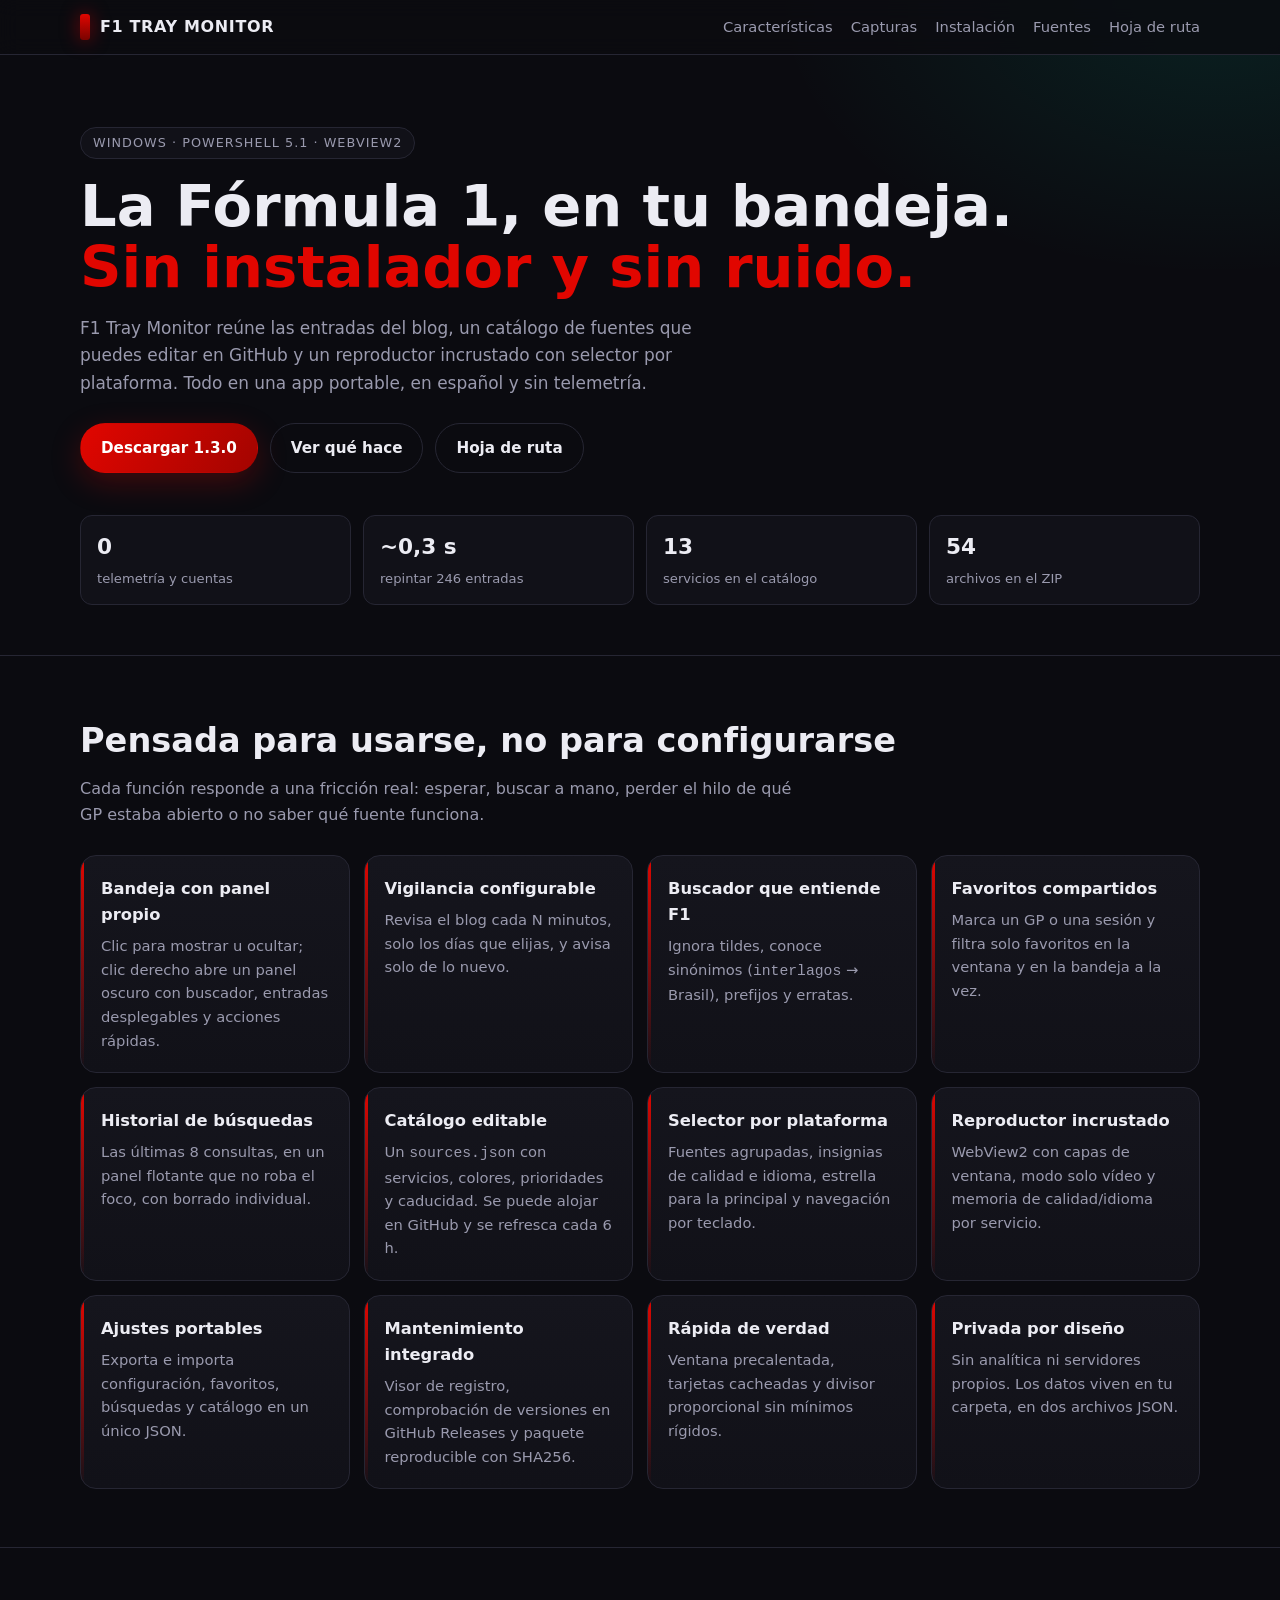
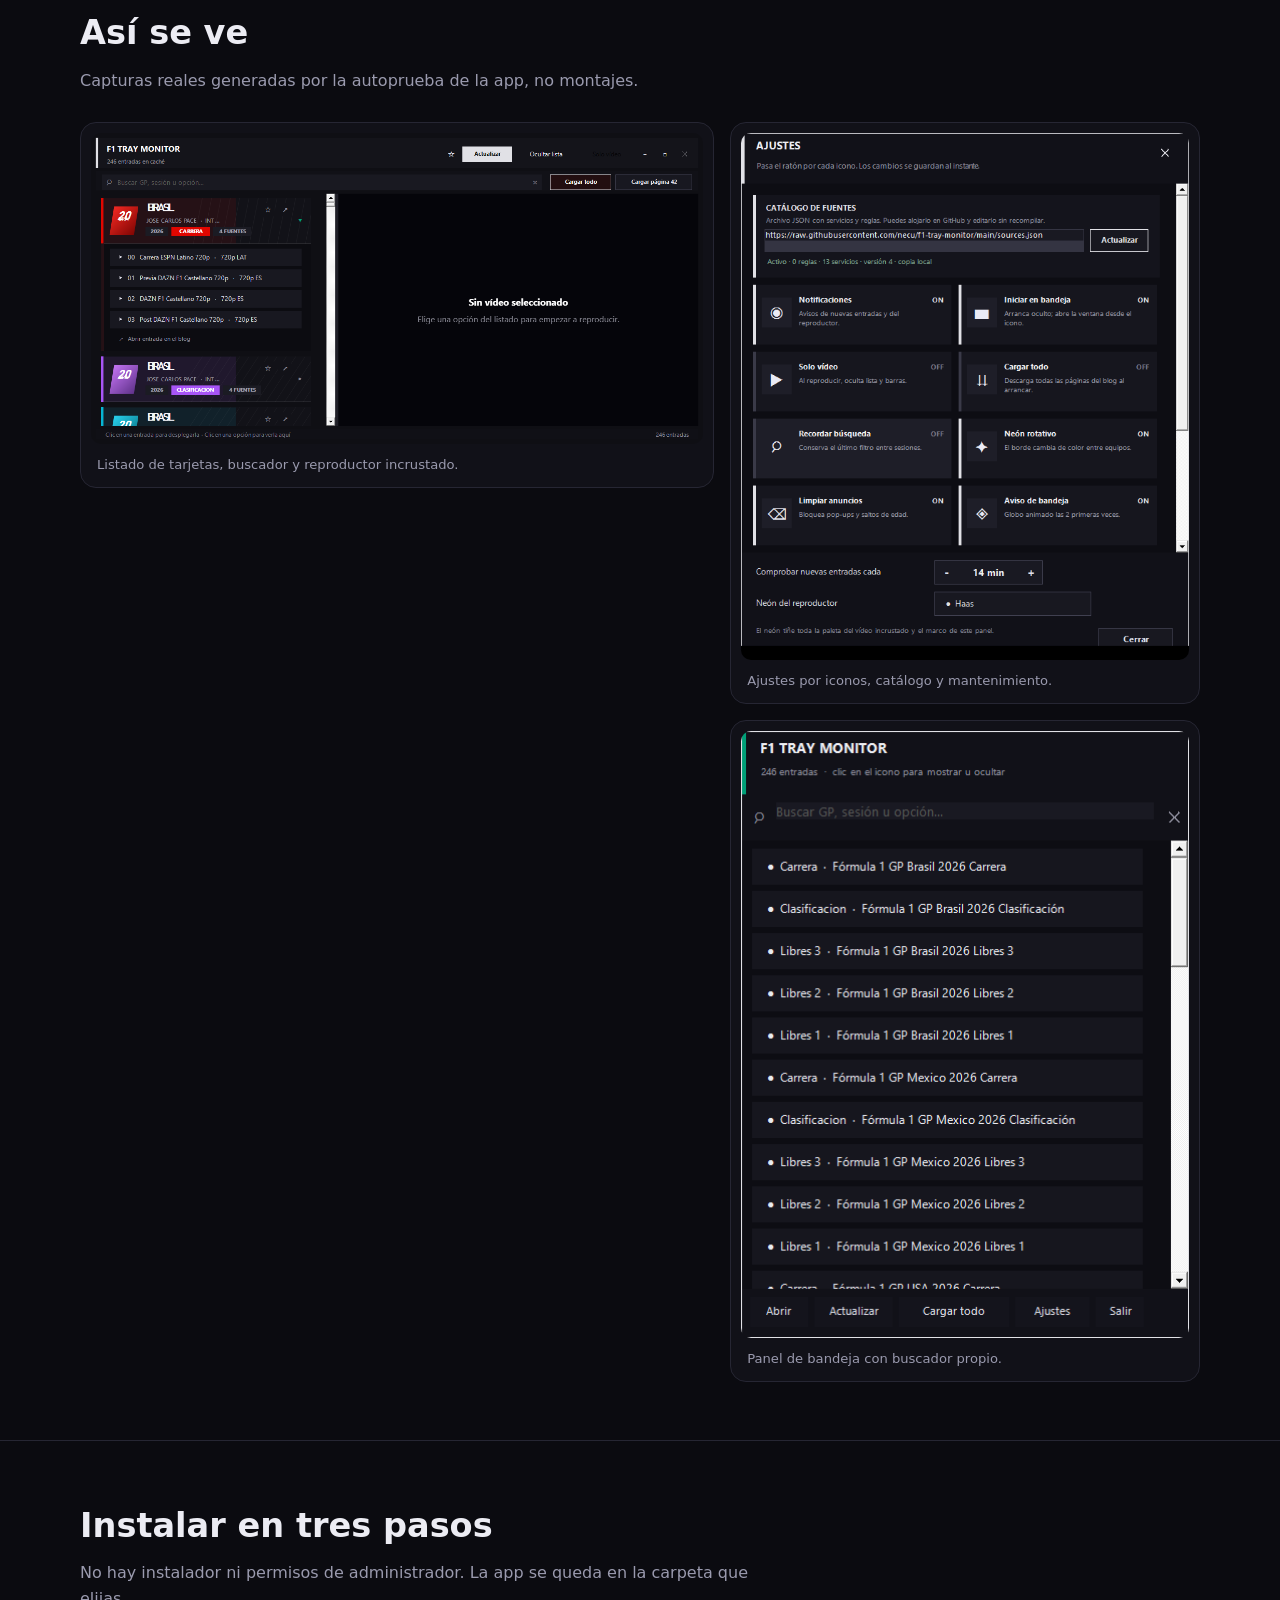
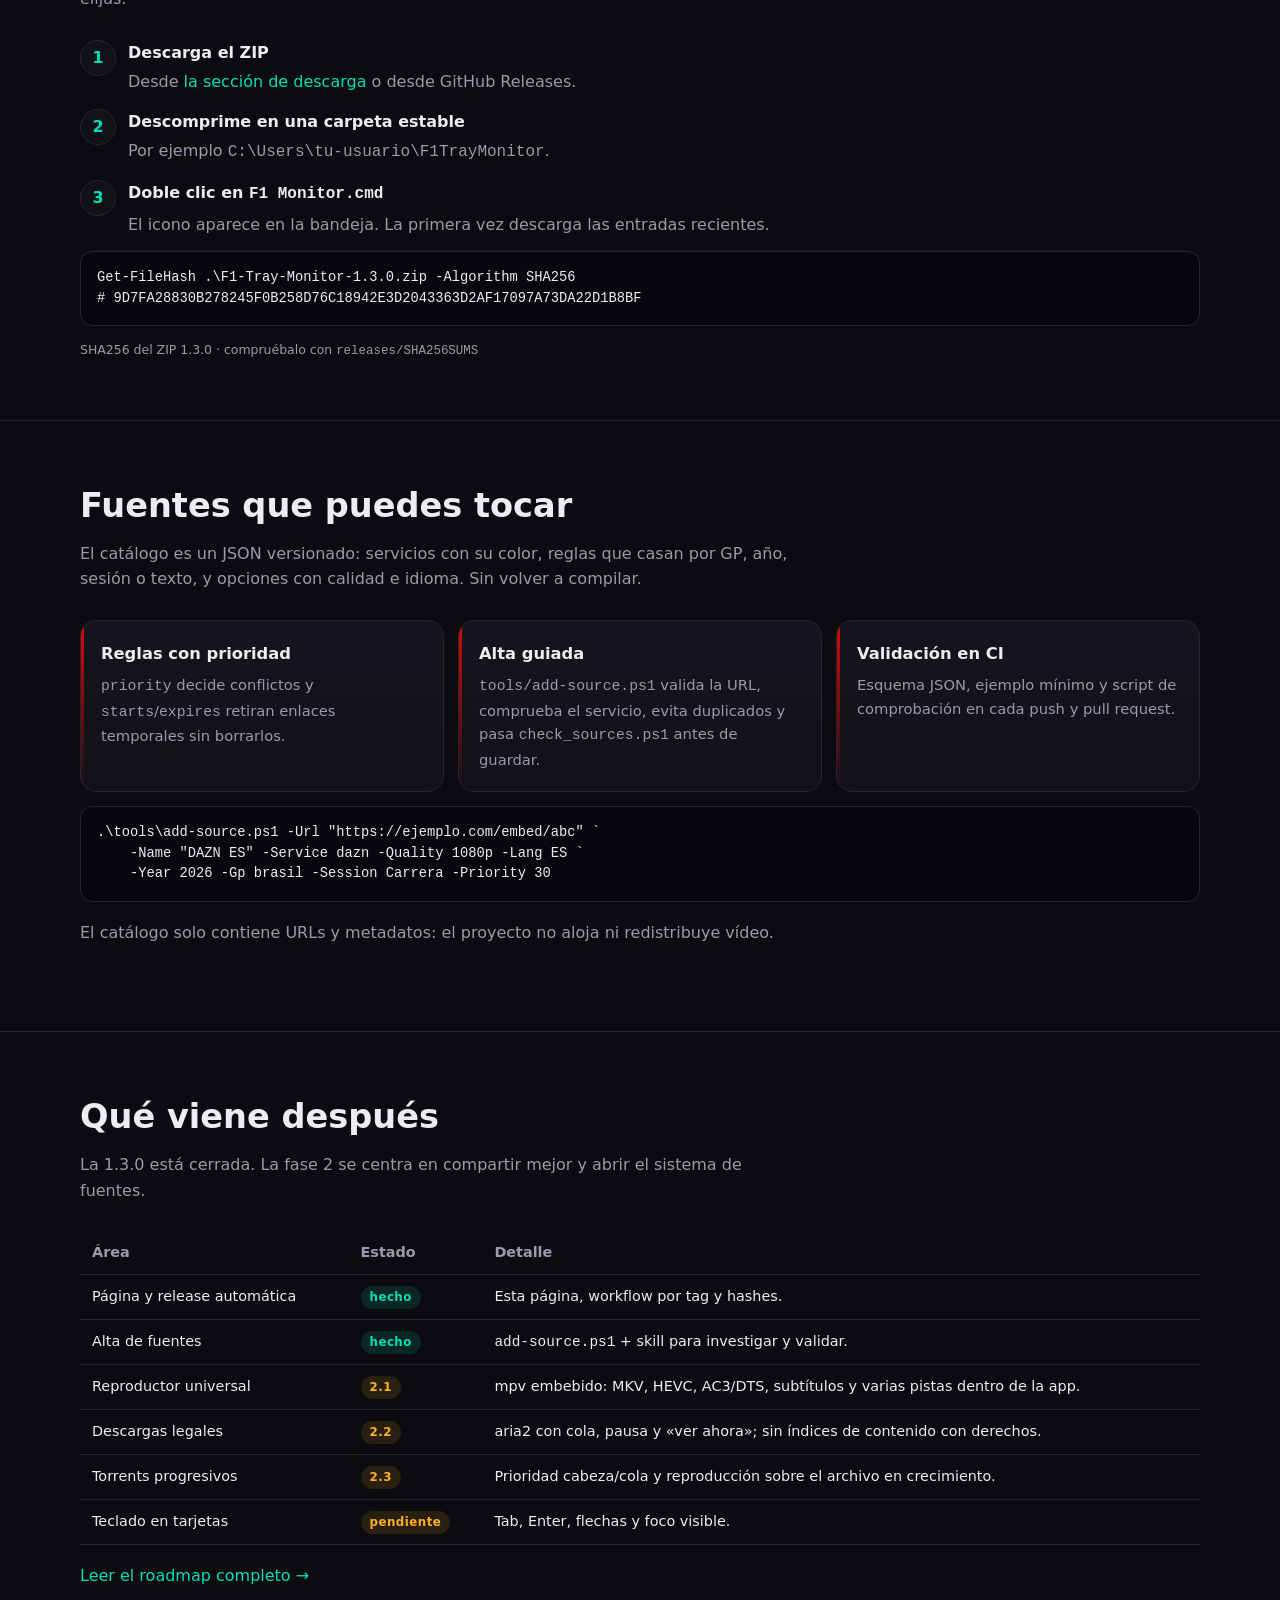
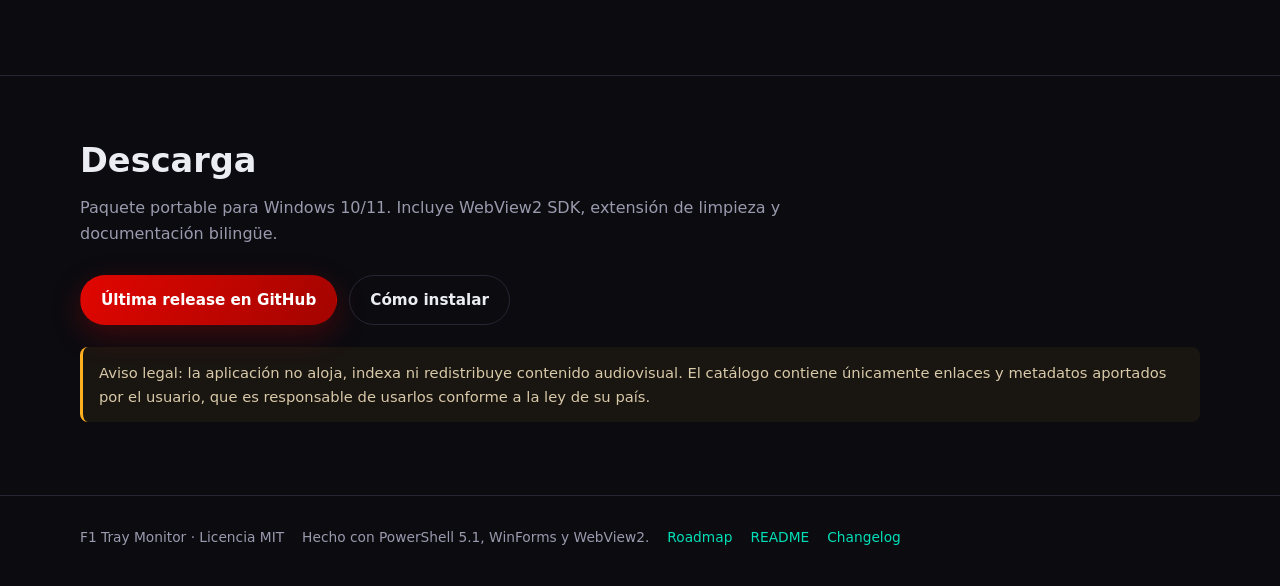
<file: docs/index.html>
<!DOCTYPE html>
<html lang="es">
<head>
<meta charset="utf-8">
<meta name="viewport" content="width=device-width, initial-scale=1">
<title>F1 Tray Monitor — Fórmula 1 en tu bandeja</title>
<meta name="description" content="App portable para Windows que reúne el blog de F1, un catálogo editable de fuentes y un reproductor incrustado. Sin instalador, sin cuentas y sin telemetría.">
<meta name="color-scheme" content="dark">
<meta name="theme-color" content="#0b0b10">
<link rel="canonical" href="https://necu.github.io/f1-tray-monitor/">
<meta property="og:type" content="website">
<meta property="og:site_name" content="F1 Tray Monitor">
<meta property="og:locale" content="es_ES">
<meta property="og:title" content="F1 Tray Monitor — La Fórmula 1, en tu bandeja">
<meta property="og:description" content="Avisa de las nuevas sesiones de F1 y las reproduce dentro de la app. Catálogo de fuentes editable, favoritos y sin instalador.">
<meta property="og:url" content="https://necu.github.io/f1-tray-monitor/">
<meta property="og:image" content="https://necu.github.io/f1-tray-monitor/social-preview.png">
<meta property="og:image:width" content="1280">
<meta property="og:image:height" content="640">
<meta name="twitter:card" content="summary_large_image">
<meta name="twitter:title" content="F1 Tray Monitor — La Fórmula 1, en tu bandeja">
<meta name="twitter:description" content="Avisa de las nuevas sesiones de F1 y las reproduce dentro de la app. Portable, sin instalador y sin telemetría.">
<meta name="twitter:image" content="https://necu.github.io/f1-tray-monitor/social-preview.png">
<link rel="icon" href="icon-check.png" type="image/png">
<style>
  :root {
    --bg: #0b0b10;
    --bg-2: #111118;
    --panel: #15151d;
    --line: #262633;
    --text: #ececf3;
    --muted: #9a9aae;
    --red: #e10600;
    --neon: #00e0b8;
    --warn: #ffb020;
    --radius: 16px;
  }
  * { box-sizing: border-box; }
  html { scroll-behavior: smooth; }
  body {
    margin: 0;
    background:
      radial-gradient(900px 500px at 15% -10%, rgba(225, 6, 0, .18), transparent 60%),
      radial-gradient(800px 500px at 95% 0%, rgba(0, 224, 184, .10), transparent 55%),
      var(--bg);
    color: var(--text);
    font: 16px/1.6 "Segoe UI", system-ui, -apple-system, sans-serif;
  }
  a { color: var(--neon); text-decoration: none; }
  a:hover { text-decoration: underline; }
  .wrap { width: min(1120px, 92vw); margin: 0 auto; }

  header.site {
    position: sticky; top: 0; z-index: 10;
    background: rgba(11, 11, 16, .82);
    backdrop-filter: blur(10px);
    border-bottom: 1px solid var(--line);
  }
  .nav { display: flex; align-items: center; gap: 20px; padding: 14px 0; }
  .brand { display: flex; align-items: center; gap: 10px; font-weight: 800; letter-spacing: .04em; }
  .brand span.dot {
    width: 10px; height: 26px; border-radius: 3px;
    background: linear-gradient(180deg, var(--red), #7a0300);
    box-shadow: 0 0 18px rgba(225, 6, 0, .55);
  }
  .nav-links { margin-left: auto; display: flex; gap: 18px; flex-wrap: wrap; }
  .nav-links a { color: var(--muted); font-size: .92rem; }
  .nav-links a:hover { color: var(--text); }

  .hero { padding: 72px 0 40px; }
  .eyebrow {
    display: inline-block; padding: 5px 12px; border-radius: 999px;
    border: 1px solid var(--line); background: var(--bg-2);
    color: var(--muted); font-size: .8rem; letter-spacing: .08em; text-transform: uppercase;
  }
  h1 { font-size: clamp(2.1rem, 5vw, 3.6rem); line-height: 1.05; margin: 18px 0 14px; }
  h1 em { font-style: normal; color: var(--red); }
  .lead { color: var(--muted); max-width: 62ch; font-size: 1.06rem; }
  .cta { display: flex; gap: 12px; flex-wrap: wrap; margin-top: 26px; }
  .btn {
    display: inline-flex; align-items: center; gap: 8px;
    padding: 12px 20px; border-radius: 999px; font-weight: 700; font-size: .95rem;
    border: 1px solid var(--line); color: var(--text); background: var(--panel);
  }
  .btn:hover { text-decoration: none; border-color: #3a3a4c; }
  .btn.primary {
    background: linear-gradient(120deg, var(--red), #a30400);
    border-color: transparent; color: #fff;
    box-shadow: 0 10px 30px rgba(225, 6, 0, .25);
  }
  .btn.ghost { background: transparent; }

  .stats { display: grid; grid-template-columns: repeat(4, 1fr); gap: 12px; margin: 42px 0 10px; }
  .stat { background: var(--bg-2); border: 1px solid var(--line); border-radius: 12px; padding: 14px 16px; }
  .stat strong { display: block; font-size: 1.35rem; }
  .stat span { color: var(--muted); font-size: .82rem; }

  section { padding: 58px 0; border-top: 1px solid var(--line); }
  h2 { font-size: clamp(1.5rem, 3vw, 2.1rem); margin: 0 0 8px; }
  .sub { color: var(--muted); margin: 0 0 28px; max-width: 70ch; }

  .grid { display: grid; grid-template-columns: repeat(auto-fit, minmax(250px, 1fr)); gap: 14px; }
  .card {
    background: linear-gradient(180deg, var(--panel), var(--bg-2));
    border: 1px solid var(--line); border-radius: var(--radius);
    padding: 20px; position: relative; overflow: hidden;
  }
  .card::after {
    content: ""; position: absolute; inset: 0 auto 0 0; width: 3px;
    background: linear-gradient(180deg, var(--red), transparent);
  }
  .card h3 { margin: 0 0 6px; font-size: 1.02rem; }
  .card p { margin: 0; color: var(--muted); font-size: .92rem; }

  .shots { display: grid; grid-template-columns: 1.35fr 1fr; gap: 16px; align-items: start; }
  .shots figure { margin: 0; background: var(--bg-2); border: 1px solid var(--line); border-radius: var(--radius); padding: 10px; }
  .shots img { width: 100%; height: auto; display: block; border-radius: 10px; }
  .shots figcaption { color: var(--muted); font-size: .82rem; padding: 10px 6px 2px; }
  .shots .col { display: grid; gap: 16px; }

  .steps { counter-reset: step; display: grid; gap: 14px; }
  .step { display: grid; grid-template-columns: 34px 1fr; gap: 14px; align-items: start; }
  .step::before {
    counter-increment: step; content: counter(step);
    width: 34px; height: 34px; border-radius: 50%;
    display: grid; place-items: center; font-weight: 800;
    background: var(--bg-2); border: 1px solid var(--line); color: var(--neon);
  }
  .step p { margin: 4px 0 0; color: var(--muted); }

  pre {
    background: #08080c; border: 1px solid var(--line); border-radius: 12px;
    padding: 16px; overflow-x: auto; font-size: .86rem; line-height: 1.5;
  }
  code { font-family: "Cascadia Mono", Consolas, monospace; }
  .hash {
    display: block; margin-top: 10px; word-break: break-all;
    color: var(--muted); font-size: .78rem;
  }

  table { width: 100%; border-collapse: collapse; font-size: .9rem; }
  th, td { text-align: left; padding: 10px 12px; border-bottom: 1px solid var(--line); vertical-align: top; }
  th { color: var(--muted); font-weight: 600; }
  td code { color: var(--text); }

  .callout {
    border-left: 3px solid var(--warn); background: rgba(255, 176, 32, .06);
    padding: 14px 16px; border-radius: 8px; color: #d8c9a8; font-size: .92rem;
  }
  .pill { display: inline-block; padding: 2px 9px; border-radius: 999px; font-size: .74rem; font-weight: 700; letter-spacing: .04em; }
  .pill.done { background: rgba(0, 224, 184, .12); color: var(--neon); }
  .pill.next { background: rgba(255, 176, 32, .12); color: var(--warn); }

  footer.site { border-top: 1px solid var(--line); padding: 30px 0 50px; color: var(--muted); font-size: .86rem; }
  footer .wrap { display: flex; gap: 18px; flex-wrap: wrap; align-items: center; }

  @media (max-width: 820px) {
    .shots { grid-template-columns: 1fr; }
    .stats { grid-template-columns: repeat(2, 1fr); }
    .nav-links { display: none; }
  }
  @media (prefers-reduced-motion: reduce) {
    html { scroll-behavior: auto; }
  }
</style>
</head>
<body>

<header class="site">
  <div class="wrap nav">
    <div class="brand"><span class="dot"></span> F1 TRAY MONITOR</div>
    <nav class="nav-links" aria-label="Secciones">
      <a href="#caracteristicas">Características</a>
      <a href="#capturas">Capturas</a>
      <a href="#instalacion">Instalación</a>
      <a href="#fuentes">Fuentes</a>
      <a href="#roadmap">Hoja de ruta</a>
    </nav>
  </div>
</header>

<main>
  <div class="wrap hero">
    <span class="eyebrow">Windows · PowerShell 5.1 · WebView2</span>
    <h1>La Fórmula 1, en tu bandeja.<br><em>Sin instalador y sin ruido.</em></h1>
    <p class="lead">
      F1 Tray Monitor reúne las entradas del blog, un catálogo de fuentes que puedes editar en
      GitHub y un reproductor incrustado con selector por plataforma. Todo en una app portable,
      en español y sin telemetría.
    </p>
    <div class="cta">
      <a class="btn primary" href="#descarga">Descargar 1.3.0</a>
      <a class="btn ghost" href="#caracteristicas">Ver qué hace</a>
      <a class="btn ghost" href="ROADMAP.md">Hoja de ruta</a>
    </div>

    <div class="stats">
      <div class="stat"><strong>0</strong><span>telemetría y cuentas</span></div>
      <div class="stat"><strong>~0,3 s</strong><span>repintar 246 entradas</span></div>
      <div class="stat"><strong>13</strong><span>servicios en el catálogo</span></div>
      <div class="stat"><strong>54</strong><span>archivos en el ZIP</span></div>
    </div>
  </div>

  <section id="caracteristicas">
    <div class="wrap">
      <h2>Pensada para usarse, no para configurarse</h2>
      <p class="sub">Cada función responde a una fricción real: esperar, buscar a mano, perder el hilo de qué GP estaba abierto o no saber qué fuente funciona.</p>
      <div class="grid">
        <article class="card"><h3>Bandeja con panel propio</h3><p>Clic para mostrar u ocultar; clic derecho abre un panel oscuro con buscador, entradas desplegables y acciones rápidas.</p></article>
        <article class="card"><h3>Vigilancia configurable</h3><p>Revisa el blog cada N minutos, solo los días que elijas, y avisa solo de lo nuevo.</p></article>
        <article class="card"><h3>Buscador que entiende F1</h3><p>Ignora tildes, conoce sinónimos (<code>interlagos</code> → Brasil), prefijos y erratas.</p></article>
        <article class="card"><h3>Favoritos compartidos</h3><p>Marca un GP o una sesión y filtra solo favoritos en la ventana y en la bandeja a la vez.</p></article>
        <article class="card"><h3>Historial de búsquedas</h3><p>Las últimas 8 consultas, en un panel flotante que no roba el foco, con borrado individual.</p></article>
        <article class="card"><h3>Catálogo editable</h3><p>Un <code>sources.json</code> con servicios, colores, prioridades y caducidad. Se puede alojar en GitHub y se refresca cada 6 h.</p></article>
        <article class="card"><h3>Selector por plataforma</h3><p>Fuentes agrupadas, insignias de calidad e idioma, estrella para la principal y navegación por teclado.</p></article>
        <article class="card"><h3>Reproductor incrustado</h3><p>WebView2 con capas de ventana, modo solo vídeo y memoria de calidad/idioma por servicio.</p></article>
        <article class="card"><h3>Ajustes portables</h3><p>Exporta e importa configuración, favoritos, búsquedas y catálogo en un único JSON.</p></article>
        <article class="card"><h3>Mantenimiento integrado</h3><p>Visor de registro, comprobación de versiones en GitHub Releases y paquete reproducible con SHA256.</p></article>
        <article class="card"><h3>Rápida de verdad</h3><p>Ventana precalentada, tarjetas cacheadas y divisor proporcional sin mínimos rígidos.</p></article>
        <article class="card"><h3>Privada por diseño</h3><p>Sin analítica ni servidores propios. Los datos viven en tu carpeta, en dos archivos JSON.</p></article>
      </div>
    </div>
  </section>

  <section id="capturas">
    <div class="wrap">
      <h2>Así se ve</h2>
      <p class="sub">Capturas reales generadas por la autoprueba de la app, no montajes.</p>
      <div class="shots">
        <figure>
          <img src="monitor.png" alt="Ventana principal con el listado de GP y el reproductor incrustado" loading="lazy">
          <figcaption>Listado de tarjetas, buscador y reproductor incrustado.</figcaption>
        </figure>
        <div class="col">
          <figure>
            <img src="settings.png" alt="Panel de ajustes con el catálogo, las opciones y el mantenimiento" loading="lazy">
            <figcaption>Ajustes por iconos, catálogo y mantenimiento.</figcaption>
          </figure>
          <figure>
            <img src="tray.png" alt="Panel de la bandeja con buscador y entradas" loading="lazy">
            <figcaption>Panel de bandeja con buscador propio.</figcaption>
          </figure>
        </div>
      </div>
    </div>
  </section>

  <section id="instalacion">
    <div class="wrap">
      <h2>Instalar en tres pasos</h2>
      <p class="sub">No hay instalador ni permisos de administrador. La app se queda en la carpeta que elijas.</p>
      <div class="steps">
        <div class="step"><div><strong>Descarga el ZIP</strong><p>Desde <a href="#descarga">la sección de descarga</a> o desde GitHub Releases.</p></div></div>
        <div class="step"><div><strong>Descomprime en una carpeta estable</strong><p>Por ejemplo <code>C:\Users\tu-usuario\F1TrayMonitor</code>.</p></div></div>
        <div class="step"><div><strong>Doble clic en <code>F1 Monitor.cmd</code></strong><p>El icono aparece en la bandeja. La primera vez descarga las entradas recientes.</p></div></div>
      </div>
      <pre><code>Get-FileHash .\F1-Tray-Monitor-1.3.0.zip -Algorithm SHA256
# 9D7FA28830B278245F0B258D76C18942E3D2043363D2AF17097A73DA22D1B8BF</code></pre>
      <span class="hash">SHA256 del ZIP 1.3.0 · compruébalo con <code>releases/SHA256SUMS</code></span>
    </div>
  </section>

  <section id="fuentes">
    <div class="wrap">
      <h2>Fuentes que puedes tocar</h2>
      <p class="sub">El catálogo es un JSON versionado: servicios con su color, reglas que casan por GP, año, sesión o texto, y opciones con calidad e idioma. Sin volver a compilar.</p>
      <div class="grid">
        <article class="card">
          <h3>Reglas con prioridad</h3>
          <p><code>priority</code> decide conflictos y <code>starts</code>/<code>expires</code> retiran enlaces temporales sin borrarlos.</p>
        </article>
        <article class="card">
          <h3>Alta guiada</h3>
          <p><code>tools/add-source.ps1</code> valida la URL, comprueba el servicio, evita duplicados y pasa <code>check_sources.ps1</code> antes de guardar.</p>
        </article>
        <article class="card">
          <h3>Validación en CI</h3>
          <p>Esquema JSON, ejemplo mínimo y script de comprobación en cada push y pull request.</p>
        </article>
      </div>
      <pre><code>.\tools\add-source.ps1 -Url "https://ejemplo.com/embed/abc" `
    -Name "DAZN ES" -Service dazn -Quality 1080p -Lang ES `
    -Year 2026 -Gp brasil -Session Carrera -Priority 30</code></pre>
      <p class="sub" style="margin-top:18px">
        El catálogo solo contiene URLs y metadatos: el proyecto no aloja ni redistribuye vídeo.
      </p>
    </div>
  </section>

  <section id="roadmap">
    <div class="wrap">
      <h2>Qué viene después</h2>
      <p class="sub">La 1.3.0 está cerrada. La fase 2 se centra en compartir mejor y abrir el sistema de fuentes.</p>
      <table>
        <thead><tr><th>Área</th><th>Estado</th><th>Detalle</th></tr></thead>
        <tbody>
          <tr><td>Página y release automática</td><td><span class="pill done">hecho</span></td><td>Esta página, workflow por tag y hashes.</td></tr>
          <tr><td>Alta de fuentes</td><td><span class="pill done">hecho</span></td><td><code>add-source.ps1</code> + skill para investigar y validar.</td></tr>
          <tr><td>Reproductor universal</td><td><span class="pill next">2.1</span></td><td>mpv embebido: MKV, HEVC, AC3/DTS, subtítulos y varias pistas dentro de la app.</td></tr>
          <tr><td>Descargas legales</td><td><span class="pill next">2.2</span></td><td>aria2 con cola, pausa y «ver ahora»; sin índices de contenido con derechos.</td></tr>
          <tr><td>Torrents progresivos</td><td><span class="pill next">2.3</span></td><td>Prioridad cabeza/cola y reproducción sobre el archivo en crecimiento.</td></tr>
          <tr><td>Teclado en tarjetas</td><td><span class="pill next">pendiente</span></td><td>Tab, Enter, flechas y foco visible.</td></tr>
        </tbody>
      </table>
      <p class="sub" style="margin-top:18px"><a href="ROADMAP.md">Leer el roadmap completo →</a></p>
    </div>
  </section>

  <section id="descarga">
    <div class="wrap">
      <h2>Descarga</h2>
      <p class="sub">Paquete portable para Windows 10/11. Incluye WebView2 SDK, extensión de limpieza y documentación bilingüe.</p>
      <div class="cta">
        <a class="btn primary" href="https://github.com/necu/f1-tray-monitor/releases/latest">Última release en GitHub</a>
        <a class="btn ghost" href="#instalacion">Cómo instalar</a>
      </div>
      <p class="callout" style="margin-top:22px">
        Aviso legal: la aplicación no aloja, indexa ni redistribuye contenido audiovisual. El catálogo
        contiene únicamente enlaces y metadatos aportados por el usuario, que es responsable de usarlos
        conforme a la ley de su país.
      </p>
    </div>
  </section>
</main>

<footer class="site">
  <div class="wrap">
    <span>F1 Tray Monitor · Licencia MIT</span>
    <span>Hecho con PowerShell 5.1, WinForms y WebView2.</span>
    <a href="ROADMAP.md">Roadmap</a>
    <a href="https://github.com/necu/f1-tray-monitor/blob/main/README.md">README</a>
    <a href="https://github.com/necu/f1-tray-monitor/blob/main/CHANGELOG.md">Changelog</a>
  </div>
</footer>

</body>
</html>
</file>
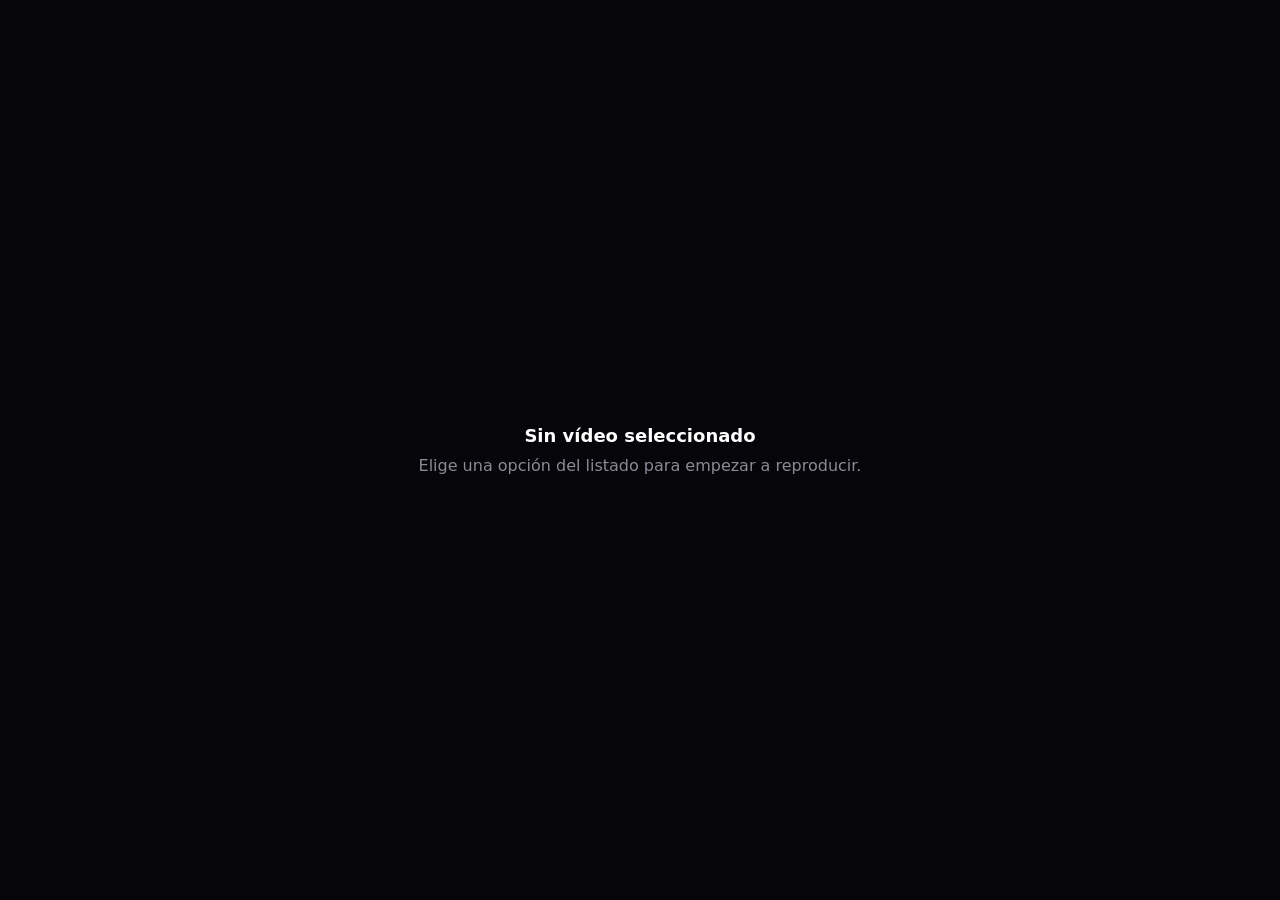
<file: player.html>
<!DOCTYPE html>
<html lang="es">
<head>
<meta charset="UTF-8">
<meta name="viewport" content="width=device-width, initial-scale=1.0">
<meta name="referrer" content="no-referrer">
<meta name="color-scheme" content="dark">
<title>F1 - Reproductor</title>
<style>
  @property --deck-angle {
    syntax: '<angle>';
    initial-value: 0deg;
    inherits: false;
  }

  :root {
    --f1-red: #e10600;
    --f1-red-hot: #ff2d1a;
    --ink: #f5f5f7;
    --muted: #9a9aa8;
    --glass: rgba(10, 10, 14, .72);
    /* Neon del equipo activo. El anfitrion llama a F1Player.setNeon().
       a/b son los dos colores del equipo; el resto de la paleta se deriva
       de ellos para que toda la interfaz cambie de forma coherente. */
    --neon-a: 225, 6, 0;
    --neon-b: 255, 214, 0;
    --neon-text: 255, 150, 140;
    --neon-dark: 36, 8, 10;
    --neon-panel: 28, 12, 14;
    --neon-a-dark: 140, 4, 0;
  }

  * { margin: 0; padding: 0; box-sizing: border-box; }

  /* Contenido solo para lectores de pantalla (avisos aria-live). */
  .sr-only {
    position: absolute;
    width: 1px;
    height: 1px;
    padding: 0;
    margin: -1px;
    overflow: hidden;
    clip: rect(0 0 0 0);
    white-space: nowrap;
    border: 0;
  }

  html, body {
    width: 100%;
    height: 100%;
    background: #000;
    overflow: hidden;
    font-family: "Segoe UI Variable Display", "Segoe UI", system-ui, -apple-system, sans-serif;
    color: var(--ink);
  }

  #player {
    position: fixed;
    inset: 0;
    width: 100%;
    height: 100%;
    border: 0;
    display: block;
    background: #000;
    z-index: 1;
  }

  /* ---------------------------------------------------------------------
     Zona sensible: una linea de luz en el borde superior. Al acercar el
     raton, esa linea se convierte en el panel de control.
     --------------------------------------------------------------------- */
  #edge {
    position: fixed;
    top: 0;
    left: 0;
    right: 0;
    height: 64px;
    z-index: 30;
    background: linear-gradient(180deg, rgba(var(--neon-a), .22), transparent 70%);
    opacity: 0;
    transition: opacity .4s ease;
    pointer-events: none;
  }
  #edge::after {
    content: "";
    position: absolute;
    top: 0;
    left: 50%;
    width: min(560px, 60vw);
    height: 2px;
    transform: translateX(-50%);
    background: linear-gradient(90deg, transparent, rgba(var(--neon-b), .55), transparent);
    filter: blur(.4px);
  }
  #edge.on { opacity: 1; }

  /* ---------------------------------------------------------------------
     Panel de control (deck)
     --------------------------------------------------------------------- */
  #deck {
    position: fixed;
    top: 14px;
    left: 50%;
    z-index: 40;
    width: min(1180px, calc(100vw - 40px));
    padding: 1px;
    border-radius: 20px;
    background: conic-gradient(from var(--deck-angle),
      rgba(var(--neon-a), .95),
      rgba(var(--neon-b), .30) 18%,
      rgba(var(--neon-a), .18) 38%,
      rgba(var(--neon-b), .62) 55%,
      rgba(var(--neon-a), .95) 78%,
      rgba(var(--neon-b), .30));
    box-shadow:
      0 24px 70px rgba(0, 0, 0, .62),
      0 0 0 1px rgba(255, 255, 255, .05) inset,
      0 0 60px rgba(var(--neon-a), .22);
    transform: translate(-50%, -140%) scale(.96);
    opacity: 0;
    filter: blur(8px);
    pointer-events: none;
    transition:
      transform .52s cubic-bezier(.16, 1, .3, 1),
      opacity .32s ease,
      filter .4s ease;
    animation: deck-spin 9s linear infinite;
  }
  @keyframes deck-spin { to { --deck-angle: 360deg; } }

  #deck.on {
    transform: translate(-50%, 0) scale(1);
    opacity: 1;
    filter: blur(0);
    pointer-events: auto;
  }

  .deck-inner {
    position: relative;
    display: flex;
    align-items: center;
    gap: 16px;
    min-height: 66px;
    padding: 12px 16px 12px 18px;
    border-radius: 19px;
    background:
      radial-gradient(1200px 120px at 10% 0%, rgba(var(--neon-a), .22), transparent 60%),
      radial-gradient(900px 220px at 95% 120%, rgba(var(--neon-b), .10), transparent 65%),
      linear-gradient(180deg, rgb(var(--neon-panel)), rgb(var(--neon-dark)));
    backdrop-filter: blur(22px) saturate(160%);
    -webkit-backdrop-filter: blur(22px) saturate(160%);
    overflow: visible;
  }
  .deck-inner::after {
    content: "";
    position: absolute;
    left: 18px;
    right: 18px;
    bottom: 0;
    height: 1px;
    background: linear-gradient(90deg, transparent, rgba(var(--neon-a), .75), transparent);
    animation: scan 3.4s ease-in-out infinite;
  }
  @keyframes scan {
    0%, 100% { transform: translateX(-18%); opacity: .25; }
    50% { transform: translateX(18%); opacity: .9; }
  }

  .brand {
    display: flex;
    align-items: center;
    gap: 10px;
    flex: 0 0 auto;
  }
  .brand-mark {
    display: grid;
    place-items: center;
    width: 42px;
    height: 42px;
    border-radius: 12px;
    background: linear-gradient(145deg, rgb(var(--neon-a)), rgb(var(--neon-a-dark)));
    box-shadow: 0 8px 24px rgba(var(--neon-a), .45), inset 0 1px 0 rgba(255, 255, 255, .35);
    font-weight: 900;
    font-size: 17px;
    letter-spacing: -.06em;
    font-style: italic;
  }
  .brand-text {
    display: flex;
    flex-direction: column;
    line-height: 1.1;
  }
  .brand-text b {
    font-size: 13px;
    letter-spacing: .22em;
    font-weight: 700;
  }
  .brand-text span {
    font-size: 9px;
    letter-spacing: .3em;
    color: var(--muted);
    text-transform: uppercase;
  }

  .divider {
    width: 1px;
    height: 34px;
    background: linear-gradient(180deg, transparent, rgba(255, 255, 255, .22), transparent);
    flex: 0 0 auto;
  }

  .meta {
    flex: 1 1 auto;
    min-width: 0;
    display: flex;
    flex-direction: column;
    gap: 4px;
  }
  .meta-top {
    display: flex;
    align-items: center;
    gap: 8px;
    min-width: 0;
  }
  .live {
    display: inline-flex;
    align-items: center;
    gap: 6px;
    font-size: 9px;
    font-weight: 800;
    letter-spacing: .18em;
    color: rgb(var(--neon-text));
    text-transform: uppercase;
    flex: 0 0 auto;
  }
  .live i {
    width: 7px;
    height: 7px;
    border-radius: 50%;
    background: rgb(var(--neon-a));
    box-shadow: 0 0 0 0 rgba(var(--neon-a), .7);
    animation: pulse 1.8s ease-out infinite;
  }
  @keyframes pulse {
    0% { box-shadow: 0 0 0 0 rgba(var(--neon-a), .65); }
    70% { box-shadow: 0 0 0 9px rgba(var(--neon-a), 0); }
    100% { box-shadow: 0 0 0 0 rgba(var(--neon-a), 0); }
  }

  .chip {
    display: inline-block;
    max-width: 240px;
    overflow: hidden;
    text-overflow: ellipsis;
    white-space: nowrap;
    padding: 2px 9px;
    border-radius: 999px;
    font-size: 10px;
    font-weight: 700;
    letter-spacing: .06em;
    color: #fff;
    background: rgba(var(--neon-a), .16);
    border: 1px solid rgba(var(--neon-a), .32);
    flex: 0 1 auto;
  }
  .chip.type {
    border-color: transparent;
    color: #0a0a0e;
    background: var(--type-color, #e10600);
  }

  #title {
    font-size: 14.5px;
    font-weight: 650;
    letter-spacing: .01em;
    white-space: nowrap;
    overflow: hidden;
    text-overflow: ellipsis;
    color: #fff;
  }

  .actions {
    display: flex;
    align-items: center;
    gap: 8px;
    flex: 0 0 auto;
  }
  .icon-btn {
    position: relative;
    display: grid;
    place-items: center;
    width: 40px;
    height: 40px;
    border-radius: 12px;
    border: 1px solid rgba(var(--neon-a), .20);
    background: rgba(var(--neon-a), .08);
    color: #e8e8ee;
    cursor: pointer;
    text-decoration: none;
    transition: background .18s ease, border-color .18s ease, transform .18s ease, color .18s ease;
  }
  .icon-btn:hover {
    background: rgba(var(--neon-a), .22);
    border-color: rgba(var(--neon-a), .55);
    color: #fff;
    transform: translateY(-1px);
  }
  .icon-btn:active { transform: translateY(0) scale(.96); }
  .icon-btn:focus-visible {
    outline: 2px solid rgb(var(--neon-a));
    outline-offset: 2px;
  }
  .icon-btn.active {
    background: rgba(var(--neon-a), .26);
    border-color: rgba(var(--neon-a), .70);
    color: #fff;
  }
  .icon-btn svg { width: 18px; height: 18px; }

  .icon-btn::after {
    content: attr(data-tip) "\A" attr(data-desc);
    position: absolute;
    top: calc(100% + 12px);
    left: 50%;
    transform: translate(-50%, 4px);
    width: max-content;
    max-width: 250px;
    padding: 8px 11px;
    border-radius: 10px;
    background: rgb(var(--neon-dark));
    border: 1px solid rgba(var(--neon-a), .38);
    box-shadow: 0 14px 32px rgba(0, 0, 0, .55), 0 0 24px rgba(var(--neon-a), .18);
    color: #e8e8f0;
    font-size: 10.5px;
    font-weight: 500;
    line-height: 1.35;
    white-space: pre-line;
    text-align: center;
    opacity: 0;
    pointer-events: none;
    transition: opacity .16s ease, transform .16s ease;
    z-index: 60;
  }
  .icon-btn:hover::after,
  .icon-btn:focus-visible::after {
    opacity: 1;
    transform: translate(-50%, 0);
  }

  /* Los últimos iconos quedan pegados al borde derecho: alinear su globo. */
  .actions .icon-btn:nth-last-child(-n+4)::after {
    left: auto;
    right: 0;
    transform: translate(0, 4px);
  }
  .actions .icon-btn:nth-last-child(-n+4):hover::after,
  .actions .icon-btn:nth-last-child(-n+4):focus-visible::after {
    transform: translate(0, 0);
  }

  /* Globo de ayuda que aparece una vez al abrir el panel del reproductor. */
  .deck-hint {
    position: absolute;
    left: 50%;
    top: calc(100% + 14px);
    transform: translate(-50%, -6px);
    padding: 8px 15px;
    border-radius: 999px;
    background: rgba(var(--neon-a), .16);
    border: 1px solid rgba(var(--neon-a), .48);
    box-shadow: 0 10px 28px rgba(0, 0, 0, .45);
    color: rgb(var(--neon-text));
    font-size: 11px;
    font-weight: 700;
    letter-spacing: .02em;
    white-space: nowrap;
    opacity: 0;
    pointer-events: none;
    transition: opacity .25s ease, transform .25s ease;
    z-index: 55;
  }
  .deck-hint.show {
    opacity: 1;
    transform: translate(-50%, 0);
  }

  /* ---------------------------------------------------------------------
     Selector de fuentes y controles del anfitrion (modo incrustado)
     --------------------------------------------------------------------- */
  [hidden] { display: none !important; }

  .source-wrap {
    position: relative;
    display: flex;
    align-items: center;
    min-width: 0;
    flex: 0 1 auto;
  }

  /* Botón que resume la fuente activa: punto del servicio + nombre + calidad. */
  #sourceBtn {
    display: inline-flex;
    align-items: center;
    gap: 7px;
    max-width: 234px;
    height: 34px;
    padding: 0 10px;
    border-radius: 10px;
    border: 1px solid rgba(var(--neon-a), .28);
    background: linear-gradient(180deg, rgba(var(--neon-a), .14), rgba(var(--neon-a), .04));
    color: #eeeef6;
    font: inherit;
    font-size: 11px;
    cursor: pointer;
    transition: border-color .16s ease, box-shadow .16s ease, background .16s ease;
  }
  #sourceBtn:hover,
  #sourceBtn[aria-expanded="true"] {
    border-color: rgba(var(--neon-a), .68);
    box-shadow: 0 0 18px rgba(var(--neon-a), .20);
  }
  #sourceBtn:focus-visible { outline: 2px solid rgb(var(--neon-a)); outline-offset: 2px; }
  #sourceBtn .dot {
    width: 7px;
    height: 7px;
    border-radius: 99px;
    flex: 0 0 auto;
    background: var(--svc, rgb(var(--neon-a)));
    box-shadow: 0 0 9px var(--svc, rgb(var(--neon-a)));
  }
  #sourceBtn .lbl {
    min-width: 0;
    overflow: hidden;
    text-overflow: ellipsis;
    white-space: nowrap;
    font-weight: 650;
  }
  #sourceBtn .qn {
    flex: 0 0 auto;
    font-size: 9px;
    font-weight: 700;
    letter-spacing: .03em;
    color: rgba(255, 255, 255, .62);
  }
  #sourceBtn .caret {
    flex: 0 0 auto;
    font-size: 8px;
    color: rgba(255, 255, 255, .7);
    transition: transform .16s ease;
  }
  #sourceBtn[aria-expanded="true"] .caret { transform: rotate(180deg); }

  /* Panel del selector: agrupado por servicio, con badges de calidad e idioma. */
  #sourcePanel {
    position: absolute;
    right: 0;
    top: calc(100% + 10px);
    width: 348px;
    max-height: min(58vh, 440px);
    overflow-y: auto;
    overscroll-behavior: contain;
    padding: 7px;
    border-radius: 14px;
    background: rgba(10, 10, 15, .97);
    border: 1px solid rgba(var(--neon-a), .38);
    box-shadow: 0 24px 54px rgba(0, 0, 0, .68), 0 0 30px rgba(var(--neon-a), .16);
    z-index: 70;
    animation: panelIn .16s ease;
    scrollbar-width: thin;
    scrollbar-color: rgba(var(--neon-a), .4) transparent;
  }
  @keyframes panelIn {
    from { opacity: 0; transform: translateY(-6px) scale(.985); }
    to   { opacity: 1; transform: translateY(0) scale(1); }
  }

  .sp-head {
    display: flex;
    align-items: center;
    justify-content: space-between;
    padding: 4px 8px 8px;
  }
  .sp-head b {
    font-size: 9.5px;
    font-weight: 800;
    letter-spacing: .14em;
    color: #9a9aab;
  }
  .sp-head span { font-size: 9px; color: #6f6f82; }

  .sp-group { padding: 2px 0 4px; }
  .sp-group + .sp-group {
    margin-top: 3px;
    padding-top: 6px;
    border-top: 1px solid rgba(255, 255, 255, .06);
  }
  .sp-service {
    display: flex;
    align-items: center;
    gap: 6px;
    padding: 4px 8px 5px;
    font-size: 8.8px;
    font-weight: 800;
    letter-spacing: .10em;
    text-transform: uppercase;
    color: #9a9aab;
  }
  .sp-service i {
    width: 6px;
    height: 6px;
    border-radius: 99px;
    background: var(--svc);
    box-shadow: 0 0 8px var(--svc);
  }
  .sp-service em {
    margin-left: auto;
    font-style: normal;
    font-weight: 600;
    letter-spacing: 0;
    color: #6f6f82;
  }

  .sp-opt {
    display: flex;
    align-items: center;
    gap: 8px;
    width: 100%;
    padding: 7px 8px;
    border: 0;
    border-radius: 9px;
    background: transparent;
    color: #e6e6ef;
    font: inherit;
    text-align: left;
    cursor: pointer;
  }
  .sp-opt:hover,
  .sp-opt:focus-visible {
    background: rgba(var(--neon-a), .13);
    outline: none;
  }
  .sp-opt.active {
    background: linear-gradient(90deg, rgba(var(--neon-a), .26), rgba(var(--neon-a), .06));
    box-shadow: inset 2px 0 0 rgb(var(--neon-a));
  }
  .sp-opt .star {
    width: 11px;
    flex: 0 0 auto;
    text-align: center;
    font-size: 9px;
    color: rgb(var(--neon-a));
  }
  .sp-opt .name {
    flex: 1;
    min-width: 0;
    overflow: hidden;
    text-overflow: ellipsis;
    white-space: nowrap;
    font-size: 10.8px;
  }
  .sp-opt.active .name { font-weight: 700; }
  .sp-opt .badges { display: flex; gap: 4px; flex: 0 0 auto; }
  .sp-badge {
    padding: 2px 5px;
    border-radius: 5px;
    font-size: 8.4px;
    font-weight: 800;
    letter-spacing: .03em;
    background: rgba(255, 255, 255, .08);
    color: #cfcfda;
  }
  .sp-badge.q {
    background: rgba(var(--neon-a), .18);
    color: rgb(var(--neon-text));
  }
  .sp-badge.cat {
    background: rgba(255, 255, 255, .06);
    color: #9a9aab;
  }
  .sp-empty {
    padding: 18px 10px;
    text-align: center;
    font-size: 10.5px;
    color: #8b8b96;
  }

  .host-only { display: none; }
  body.embedded .host-only { display: grid; }
  .vo-only { display: none !important; }
  body.video-only .vo-only { display: grid !important; }
  .icon-btn.danger:hover {
    background: rgba(196, 43, 28, .9);
    border-color: transparent;
    color: #fff;
  }

  body.embedded #fs { display: none; }
  body.embedded #deck { top: 8px; width: calc(100vw - 16px); }
  body.embedded .deck-inner {
    min-height: 52px;
    padding: 8px 10px;
    gap: 10px;
    border-radius: 16px;
  }
  body.embedded .brand,
  body.embedded .divider,
  body.embedded .live { display: none; }
  body.embedded .meta { gap: 2px; }
  body.embedded #title { font-size: 12.5px; }
  body.embedded .icon-btn { width: 34px; height: 34px; border-radius: 10px; }
  body.embedded .icon-btn svg { width: 16px; height: 16px; }
  body.embedded .chip { font-size: 9px; max-width: 150px; }
  body.embedded .chip.type { flex: 0 0 auto; }
  body.embedded #option { flex: 0 1 auto; min-width: 0; }
  body.embedded .source-wrap { max-width: 214px; }
  body.embedded #sourceBtn { max-width: 204px; height: 32px; font-size: 10.5px; }
  body.embedded #sourcePanel { width: 320px; }
  body.embedded #sourceBtn .qn { display: none; }
  /* Si hay selector de fuentes, la opcion ya se lee en el desplegable. */
  body.embedded:has(#sourceWrap:not([hidden])) #option { display: none; }

  /* ---------------------------------------------------------------------
     Cargador
     --------------------------------------------------------------------- */
  #loader {
    position: fixed;
    inset: 0;
    z-index: 20;
    display: flex;
    flex-direction: column;
    align-items: center;
    justify-content: center;
    gap: 18px;
    background: radial-gradient(600px 300px at 50% 45%, rgb(var(--neon-panel)), #000 70%);
    transition: opacity .6s ease, visibility .6s ease;
  }
  #loader.done { opacity: 0; visibility: hidden; }

  .loader-mark {
    font-size: 44px;
    font-weight: 900;
    font-style: italic;
    letter-spacing: -.07em;
    color: #fff;
    text-shadow: 0 0 42px rgba(var(--neon-a), .55);
  }
  .loader-track {
    width: 220px;
    height: 3px;
    border-radius: 99px;
    background: rgba(255, 255, 255, .1);
    overflow: hidden;
  }
  .loader-track i {
    display: block;
    width: 40%;
    height: 100%;
    border-radius: 99px;
    background: linear-gradient(90deg, rgb(var(--neon-a)), rgb(var(--neon-text)));
    animation: loader-run 1.25s ease-in-out infinite;
  }
  @keyframes loader-run {
    0% { transform: translateX(-110%); }
    100% { transform: translateX(290%); }
  }
  #loader p {
    font-size: 10px;
    letter-spacing: .28em;
    text-transform: uppercase;
    color: var(--muted);
  }

  /* ---------------------------------------------------------------------
     Estado vacio
     --------------------------------------------------------------------- */
  #empty {
    position: fixed;
    inset: 0;
    display: none;
    flex-direction: column;
    align-items: center;
    justify-content: center;
    gap: 10px;
    color: #8b8b96;
    text-align: center;
    padding: 24px;
    z-index: 50;
    background: #05050a;
  }
  #empty h3 { color: #fff; font-size: 18px; }
  #empty code { color: #e5e5ea; background: rgba(var(--neon-a), .16); padding: 2px 6px; border-radius: 4px; }

  @media (max-width: 720px) {
    .brand-text, .divider { display: none; }
    #title { font-size: 12.5px; }
    .icon-btn { width: 36px; height: 36px; }
  }
  @media (prefers-reduced-motion: reduce) {
    #deck, #deck.on, .deck-inner::after, .live i, .loader-track i { animation: none !important; transition-duration: .01ms !important; }
  }
</style>
</head>
<body>
  <iframe id="player" allowfullscreen
          allow="autoplay; fullscreen; picture-in-picture; encrypted-media"
          referrerpolicy="no-referrer"></iframe>

  <div id="edge"></div>

  <div id="deck" role="region" aria-label="Controles del reproductor">
    <div class="deck-inner">
      <div class="brand">
        <span class="brand-mark">F1</span>
        <span class="brand-text">
          <b>TRAY MONITOR</b>
          <span>player</span>
        </span>
      </div>

      <div class="divider"></div>

      <div class="meta">
        <div class="meta-top">
          <span class="live"><i></i> Reproduciendo</span>
          <span id="type" class="chip type" hidden></span>
          <span id="option" class="chip" aria-live="polite" aria-atomic="true">Reproductor</span>
        </div>
        <div id="title">Cargando...</div>
      </div>

      <div class="actions">
        <div id="sourceWrap" class="source-wrap" hidden>
          <button id="sourceBtn" type="button" aria-haspopup="listbox" aria-expanded="false" aria-controls="sourcePanel" aria-label="Elegir fuente de vídeo">
            <span class="dot"></span>
            <span class="lbl">Fuente</span>
            <span class="qn"></span>
            <span class="caret" aria-hidden="true">▼</span>
          </button>
          <div id="sourcePanel" role="listbox" aria-label="Fuentes de vídeo" hidden>
            <div class="sp-head"><b>FUENTES</b><span id="sourceCount"></span></div>
            <div id="sourceList"></div>
          </div>
        </div>

        <button id="reload" class="icon-btn" type="button" data-tip="Recargar (R)" data-desc="Vuelve a cargar el reproductor si el vídeo se queda en negro o bloqueado." aria-label="Recargar reproductor">
          <svg viewBox="0 0 24 24" fill="none" stroke="currentColor" stroke-width="2" stroke-linecap="round" stroke-linejoin="round" aria-hidden="true">
            <path d="M21 12a9 9 0 1 1-2.64-6.36"></path>
            <path d="M21 3v6h-6"></path>
          </svg>
        </button>

        <a id="source" class="icon-btn" href="#" target="_blank" rel="noopener noreferrer"
           data-f1-allow data-tip="Abrir en el navegador" data-desc="Abre este mismo vídeo en tu navegador habitual." aria-label="Abrir la fuente en el navegador">
          <svg viewBox="0 0 24 24" fill="none" stroke="currentColor" stroke-width="2" stroke-linecap="round" stroke-linejoin="round" aria-hidden="true">
            <path d="M14 3h7v7"></path>
            <path d="M10 14 21 3"></path>
            <path d="M21 14v5a2 2 0 0 1-2 2H5a2 2 0 0 1-2-2V5a2 2 0 0 1 2-2h5"></path>
          </svg>
        </a>

        <button id="fs" class="icon-btn" type="button" data-tip="Pantalla completa (F)" data-desc="Amplía el vídeo a pantalla completa. Atajo: F." aria-label="Pantalla completa">
          <svg viewBox="0 0 24 24" fill="none" stroke="currentColor" stroke-width="2" stroke-linecap="round" stroke-linejoin="round" aria-hidden="true">
            <path d="M8 3H5a2 2 0 0 0-2 2v3"></path>
            <path d="M16 3h3a2 2 0 0 1 2 2v3"></path>
            <path d="M8 21H5a2 2 0 0 1-2-2v-3"></path>
            <path d="M16 21h3a2 2 0 0 0 2-2v-3"></path>
          </svg>
        </button>

        <button id="layer" class="icon-btn host-only" type="button" data-tip="Capa: normal" data-desc="Alterna entre ventana normal, siempre encima y fondo de escritorio. Atajo: L." aria-label="Cambiar capa de la ventana">
          <svg viewBox="0 0 24 24" fill="none" stroke="currentColor" stroke-width="2" stroke-linecap="round" stroke-linejoin="round" aria-hidden="true">
            <path d="M12 3 3 8l9 5 9-5-9-5Z"></path>
            <path d="m3 12 9 5 9-5"></path>
            <path d="m3 16 9 5 9-5"></path>
          </svg>
        </button>

        <button id="drag" class="icon-btn host-only vo-only" type="button" data-tip="Arrastrar ventana" data-desc="Mantén pulsado y arrastra para mover la ventana del reproductor." aria-label="Arrastrar ventana">
          <svg viewBox="0 0 24 24" fill="currentColor" aria-hidden="true">
            <circle cx="9" cy="6" r="1.6"></circle><circle cx="15" cy="6" r="1.6"></circle>
            <circle cx="9" cy="12" r="1.6"></circle><circle cx="15" cy="12" r="1.6"></circle>
            <circle cx="9" cy="18" r="1.6"></circle><circle cx="15" cy="18" r="1.6"></circle>
          </svg>
        </button>

        <button id="showList" class="icon-btn host-only vo-only" type="button" data-tip="Mostrar listado" data-desc="Vuelve a la lista de entradas sin cerrar el vídeo." aria-label="Mostrar listado de entradas">
          <svg viewBox="0 0 24 24" fill="none" stroke="currentColor" stroke-width="2" stroke-linecap="round" stroke-linejoin="round" aria-hidden="true">
            <rect x="3" y="4" width="18" height="16" rx="2"></rect>
            <path d="M8 4v16"></path>
          </svg>
        </button>

        <button id="min" class="icon-btn host-only vo-only" type="button" data-tip="Minimizar" data-desc="Minimiza la ventana al icono de la bandeja." aria-label="Minimizar ventana">
          <svg viewBox="0 0 24 24" fill="none" stroke="currentColor" stroke-width="2" stroke-linecap="round" aria-hidden="true">
            <path d="M5 12h14"></path>
          </svg>
        </button>

        <button id="max" class="icon-btn host-only vo-only" type="button" data-tip="Maximizar / restaurar" data-desc="Maximiza o restaura el tamaño de la ventana." aria-label="Maximizar o restaurar ventana">
          <svg viewBox="0 0 24 24" fill="none" stroke="currentColor" stroke-width="2" aria-hidden="true">
            <rect x="5" y="5" width="14" height="14" rx="1"></rect>
          </svg>
        </button>

        <button id="close" class="icon-btn host-only vo-only danger" type="button" data-tip="Cerrar" data-desc="Oculta la ventana; el monitor sigue activo en la bandeja." aria-label="Cerrar ventana">
          <svg viewBox="0 0 24 24" fill="none" stroke="currentColor" stroke-width="2" stroke-linecap="round" aria-hidden="true">
            <path d="M6 6l12 12"></path><path d="M18 6 6 18"></path>
          </svg>
        </button>
      </div>
      <div id="deckHint" class="deck-hint">Pasa el ratón por los iconos para ver qué hace cada uno.</div>
    </div>
  </div>

  <div id="loader">
    <div class="loader-mark">F1</div>
    <div class="loader-track"><i></i></div>
    <p>Cargando reproductor</p>
  </div>

  <div id="empty">
    <h3>Sin vídeo seleccionado</h3>
    <p>Elige una opción del listado para empezar a reproducir.</p>
  </div>

  <div id="a11yStatus" class="sr-only" role="status" aria-live="polite"></div>

<script>
  // El monitor inyecta window.__F1 (modo externo) o llama a F1Player.load()
  // desde WebView2 (modo incrustado). Ambos caminos comparten este código.
  const boot = window.__F1 || {};
  const params = new URLSearchParams(location.search);

  const frame = document.getElementById('player');
  const deck = document.getElementById('deck');
  const edge = document.getElementById('edge');
  const loader = document.getElementById('loader');
  const sourceLink = document.getElementById('source');
  const emptyBox = document.getElementById('empty');
  const sourceWrap = document.getElementById('sourceWrap');
  const sourceBtn = document.getElementById('sourceBtn');
  const sourcePanel = document.getElementById('sourcePanel');
  const sourceList = document.getElementById('sourceList');
  const sourceCount = document.getElementById('sourceCount');
  const sourceLabel = sourceBtn.querySelector('.lbl');
  const sourceDot = sourceBtn.querySelector('.dot');
  const sourceQn = sourceBtn.querySelector('.qn');
  const typeChip = document.getElementById('type');
  const optionChip = document.getElementById('option');
  const titleEl = document.getElementById('title');

  const host = (window.chrome && window.chrome.webview) ? window.chrome.webview : null;
  const embedded = !!host;
  if (embedded) { document.body.classList.add('embedded'); }

  const TYPE_COLORS = {
    'Carrera': '#e10600',
    'Clasificación': '#a855f7',
    'Clasificacion': '#a855f7',
    'Sprint': '#f59e0b',
    'Sprint Shootout': '#f59e0b',
    'Libres 1': '#38bdf8',
    'Libres 2': '#0ea5e9',
    'Libres 3': '#06b6d4'
  };

  // Colores caracteristicos de equipos memorables de Formula 1.
  // a = color principal del neon, b = brillo secundario del barrido.
  const NEON_TEAMS = {
    ferrari:  { name: 'Ferrari',        a: [225, 6, 0],    b: [255, 214, 0] },
    mclaren:  { name: 'McLaren',        a: [255, 135, 0],  b: [71, 214, 255] },
    mercedes: { name: 'Mercedes',       a: [0, 210, 190],  b: [220, 240, 255] },
    redbull:  { name: 'Red Bull',       a: [30, 65, 255],  b: [255, 210, 0] },
    williams: { name: 'Williams',       a: [0, 160, 255],  b: [255, 255, 255] },
    alpine:   { name: 'Alpine',         a: [255, 80, 180], b: [0, 145, 255] },
    aston:    { name: 'Aston Martin',   a: [0, 160, 120],  b: [206, 255, 60] },
    haas:     { name: 'Haas',           a: [235, 235, 240], b: [225, 6, 0] },
    sauber:   { name: 'Sauber',         a: [82, 226, 82],  b: [255, 255, 255] },
    lotus:    { name: 'Lotus',          a: [255, 180, 0],  b: [30, 30, 30] },
    brawn:    { name: 'Brawn GP',       a: [120, 255, 180], b: [255, 255, 255] },
    renault:  { name: 'Renault',        a: [255, 215, 0],  b: [20, 20, 20] }
  };

  // Mezcla un color RGB con una base (por defecto, un negro azulado) para
  // obtener fondos y textos coherentes con el equipo activo.
  function mixRgb(color, factor, base) {
    const b = base || [8, 8, 12];
    return color.map((v, i) => Math.round(b[i] + (v - b[i]) * factor));
  }

  function setNeon(team) {
    const key = String(team || 'ferrari').toLowerCase();
    const t = NEON_TEAMS[key] || NEON_TEAMS.ferrari;
    const root = document.documentElement.style;
    root.setProperty('--neon-a', t.a.join(', '));
    root.setProperty('--neon-b', t.b.join(', '));
    // Texto claro teñido, fondo profundo y panel intermedio: toda la paleta
    // del reproductor cambia con el equipo, no solo el borde.
    root.setProperty('--neon-text', mixRgb(t.a, .55, [255, 255, 255]).join(', '));
    root.setProperty('--neon-dark', mixRgb(t.a, .12).join(', '));
    root.setProperty('--neon-panel', mixRgb(t.a, .22).join(', '));
    root.setProperty('--neon-a-dark', t.a.map(v => Math.round(v * .42)).join(', '));
    document.body.dataset.neon = key;
    return key;
  }

  const LAYER_TIPS = {
    normal: 'Capa: normal',
    top: 'Capa: siempre encima',
    bottom: 'Capa: fondo de escritorio'
  };

  function setLayer(mode) {
    const key = LAYER_TIPS[mode] ? mode : 'normal';
    const btn = document.getElementById('layer');
    if (btn) {
      btn.dataset.tip = LAYER_TIPS[key];
      btn.setAttribute('aria-label', LAYER_TIPS[key]);
      btn.classList.toggle('active', key !== 'normal');
      btn.dataset.layer = key;
    }
    return key;
  }

  let state = { src: '', title: '', option: '', type: '', sources: [] };

  function post(msg) {
    if (!host) { return; }
    try { host.postMessage(msg); } catch (e) { }
  }

  function updateType(type) {
    if (!type) {
      typeChip.hidden = true;
      return;
    }
    typeChip.textContent = type.toUpperCase();
    typeChip.hidden = false;
    const color = TYPE_COLORS[type] || (/^Libres/.test(type) ? '#38bdf8' : '#e10600');
    typeChip.style.setProperty('--type-color', color);
  }

  function updateMeta() {
    const title = state.title || 'Fórmula 1';
    const option = state.option || 'Reproductor';
    titleEl.textContent = title;
    titleEl.title = title;
    optionChip.textContent = option;
    optionChip.title = option;
    updateType(state.type);
    // Prefijo estable: el monitor lo usa para localizar la ventana externa.
    document.title = 'F1 \u25B8 ' + option + ' \u00B7 ' + title;
  }

  // --- Selector inteligente de fuentes -------------------------------------
  // Panel agrupado por servicio con badges de calidad/idioma. Se puede usar
  // con ratón o teclado (flechas, Inicio/Fin, Enter y Escape).
  let sourceOptions = [];
  let sourceIndex = -1;

  // Memoria por servicio: guarda calidad e idioma elegidos en cada servicio y
  // los reaplica en la siguiente entrada que tenga varias fuentes.
  const PREF_KEY = 'f1.sourcePrefs.v1';
  const a11yStatus = document.getElementById('a11yStatus');

  function say(text) {
    if (a11yStatus) { a11yStatus.textContent = text; }
  }

  function loadPrefs() {
    try {
      const raw = localStorage.getItem(PREF_KEY);
      const obj = raw ? JSON.parse(raw) : {};
      return obj && typeof obj === 'object' ? obj : {};
    }
    catch (e) { return {}; }
  }

  function savePref(item) {
    try {
      const prefs = loadPrefs();
      prefs[sourceService(item)] = {
        quality: item.quality || '',
        lang: item.lang || '',
        at: Date.now()
      };
      const names = Object.keys(prefs).sort((a, b) => (prefs[b].at || 0) - (prefs[a].at || 0));
      const trimmed = {};
      names.slice(0, 12).forEach((k) => { trimmed[k] = prefs[k]; });
      localStorage.setItem(PREF_KEY, JSON.stringify(trimmed));
    }
    catch (e) { }
  }

  function preferredSource() {
    const prefs = loadPrefs();
    const services = Object.keys(prefs).sort((a, b) => (prefs[b].at || 0) - (prefs[a].at || 0));
    for (const svc of services) {
      const p = prefs[svc];
      if (!p) { continue; }
      const sameService = sourceOptions.filter((o) => sourceService(o) === svc);
      if (!sameService.length) { continue; }
      const exact = sameService.find((o) => (o.quality || '') === (p.quality || '') && (o.lang || '') === (p.lang || ''));
      return exact || sameService[0];
    }
    return null;
  }

  function sourceService(item) {
    return item.service || item.serviceKey || 'Otras fuentes';
  }

  function sourceColor(item) {
    if (item.color) { return item.color; }
    const map = {
      dazn: '#00e0b8', espn: '#e10600', tnt: '#00a3ff', sky: '#7b61ff',
      f1tv: '#ff2d55', movistar: '#00b3e3', voe: '#ffb020',
      streamtape: '#3b82f6', doodstream: '#f97316', filemoon: '#a855f7',
      mixdrop: '#22c55e', okru: '#f59e0b', directo: '#22c55e'
    };
    return map[(item.serviceKey || '').toLowerCase()] || 'rgb(var(--neon-a))';
  }

  function currentSource() {
    return sourceOptions.find((o) => o.url === state.src) || sourceOptions[0] || null;
  }

  function closeSources(focusBtn) {
    if (sourcePanel.hidden) { return; }
    sourcePanel.hidden = true;
    sourceBtn.setAttribute('aria-expanded', 'false');
    sourceIndex = -1;
    if (focusBtn) { sourceBtn.focus(); }
  }

  function highlightSource(i, scroll) {
    const opts = sourceList.querySelectorAll('.sp-opt');
    if (!opts.length) { return; }
    if (i < 0) { i = 0; }
    if (i >= opts.length) { i = opts.length - 1; }
    opts.forEach((el) => el.classList.remove('focus'));
    sourceIndex = i;
    const el = opts[i];
    el.focus();
    if (scroll !== false) { el.scrollIntoView({ block: 'nearest' }); }
  }

  function openSources() {
    if (sourceWrap.hidden || !sourcePanel.hidden) { return; }
    sourcePanel.hidden = false;
    sourceBtn.setAttribute('aria-expanded', 'true');
    const opts = Array.prototype.slice.call(sourceList.querySelectorAll('.sp-opt'));
    const active = sourceList.querySelector('.sp-opt.active');
    highlightSource(Math.max(0, opts.indexOf(active)), true);
  }

  function updateSourceButton() {
    const item = currentSource();
    if (!item) { return; }
    sourceLabel.textContent = sourceService(item);
    sourceDot.style.setProperty('--svc', sourceColor(item));
    sourceQn.textContent = [item.quality, item.lang].filter(Boolean).join(' ');
    const extra = [item.quality, item.lang].filter(Boolean).join(' · ');
    sourceBtn.title = item.name + (extra ? ' · ' + extra : '');
  }

  function markActiveSource() {
    sourceList.querySelectorAll('.sp-opt').forEach((el) => {
      const on = el.dataset.url === state.src;
      el.classList.toggle('active', on);
      el.setAttribute('aria-selected', on ? 'true' : 'false');
    });
  }

  function chooseSource(url) {
    const item = sourceOptions.find((o) => o.url === url);
    if (!item) { return; }
    const same = item.url === state.src;
    closeSources(false);
    if (same) { return; }
    state.src = item.url;
    state.option = item.name;
    savePref(item);
    say('Fuente: ' + item.name);
    updateMeta();
    updateSourceButton();
    markActiveSource();
    startLoad();
    post({
      type: 'sourceChanged',
      url: item.url,
      name: item.name,
      service: item.service,
      quality: item.quality,
      lang: item.lang
    });
  }

  function buildSourceGroup(name, color, items) {
    const sec = document.createElement('div');
    sec.className = 'sp-group';

    const head = document.createElement('div');
    head.className = 'sp-service';
    head.style.setProperty('--svc', color);
    head.appendChild(document.createElement('i'));

    const title = document.createElement('span');
    title.textContent = name;
    head.appendChild(title);

    const count = document.createElement('em');
    count.textContent = items.length;
    head.appendChild(count);
    sec.appendChild(head);

    items.forEach((item) => {
      const b = document.createElement('button');
      b.type = 'button';
      b.className = 'sp-opt' + (item.url === state.src ? ' active' : '');
      b.setAttribute('role', 'option');
      b.setAttribute('aria-selected', item.url === state.src ? 'true' : 'false');
      b.dataset.url = item.url;

      const star = document.createElement('span');
      star.className = 'star';
      star.textContent = item.primary ? '★' : '';
      b.appendChild(star);

      const label = document.createElement('span');
      label.className = 'name';
      label.textContent = item.name || item.url;
      b.appendChild(label);

      const badges = document.createElement('span');
      badges.className = 'badges';
      if (item.quality) {
        const q = document.createElement('span');
        q.className = 'sp-badge q';
        q.textContent = item.quality;
        badges.appendChild(q);
      }
      if (item.lang) {
        const l = document.createElement('span');
        l.className = 'sp-badge';
        l.textContent = item.lang;
        badges.appendChild(l);
      }
      if (item.origin === 'catalog') {
        const c = document.createElement('span');
        c.className = 'sp-badge cat';
        c.textContent = 'CAT';
        badges.appendChild(c);
      }
      if (badges.childElementCount) { b.appendChild(badges); }

      b.addEventListener('click', () => chooseSource(item.url));
      sec.appendChild(b);
    });
    return sec;
  }

  function fillSources() {
    const list = Array.isArray(state.sources) ? state.sources : [];
    sourceOptions = list.filter((x) => x && x.url);
    sourceList.innerHTML = '';
    closeSources(false);

    if (sourceOptions.length < 2) {
      sourceWrap.hidden = true;
      return;
    }
    sourceWrap.hidden = false;

    if (!sourceOptions.some((o) => o.url === state.src)) {
      state.src = sourceOptions[0].url;
      state.option = sourceOptions[0].name;
    }

    // Agrupar conservando el orden: primero el servicio de la fuente activa.
    const groups = [];
    const byName = new Map();
    sourceOptions.forEach((item) => {
      const name = sourceService(item);
      let group = byName.get(name);
      if (!group) {
        group = { name: name, color: sourceColor(item), items: [] };
        byName.set(name, group);
        groups.push(group);
      }
      group.items.push(item);
    });

    const current = currentSource();
    if (current) {
      const idx = groups.findIndex((g) => g.name === sourceService(current));
      if (idx > 0) { groups.unshift(groups.splice(idx, 1)[0]); }
    }

    groups.forEach((g) => sourceList.appendChild(buildSourceGroup(g.name, g.color, g.items)));
    sourceCount.textContent = sourceOptions.length + ' · ' + groups.length + (groups.length === 1 ? ' servicio' : ' servicios');
    updateSourceButton();
  }

  function hideLoader() {
    loader.classList.add('done');
    if (state.src) { say('Reproduciendo ' + (state.option || 'reproductor')); }
  }

  function startLoad() {
    if (!state.src) {
      frame.style.display = 'none';
      sourceLink.style.display = 'none';
      loader.style.display = 'none';
      emptyBox.style.display = 'flex';
      say('Sin vídeo seleccionado');
      return;
    }
    emptyBox.style.display = 'none';
    loader.style.display = '';
    loader.classList.remove('done');
    frame.style.display = 'block';
    sourceLink.style.display = '';
    sourceLink.href = state.src;
    frame.src = state.src;
    say('Cargando ' + (state.option || 'reproductor'));
    setTimeout(hideLoader, 15000);
  }

  function load(payload) {
    if (!payload) { return; }
    const next = Object.assign({}, state, payload);
    if (!Array.isArray(next.sources)) { next.sources = state.sources || []; }
    state = next;
    if (payload.neon) { setNeon(payload.neon); }
    if (payload.layer) { setLayer(payload.layer); }
    updateMeta();
    fillSources();
    if (Array.isArray(payload.sources) && payload.sources.length > 1) {
      const pref = preferredSource();
      if (pref && pref.url !== state.src) {
        state.src = pref.url;
        state.option = pref.name;
        updateMeta();
        updateSourceButton();
        markActiveSource();
      }
    }
    startLoad();
    if (embedded) { showDeck(); }
  }

  // API que usa el anfitrion (monitor.ps1) para cambiar de vídeo sin recargar.
  window.F1Player = {
    load: load,
    setNeon: setNeon,
    setLayer: setLayer,
    neonTeams: Object.keys(NEON_TEAMS),
    layerModes: Object.keys(LAYER_TIPS)
  };
  // Compatibilidad: el nombre antiguo sigue disponible.
  window.F1Player.setVideoOnly = function (on) {
    document.body.classList.toggle('video-only', !!on);
    if (on) { showDeck(); }
    else if (!state.src) { hideDeck(); }
  };

  frame.addEventListener('load', () => setTimeout(hideLoader, 350));

  // Arranque: modo externo (window.__F1) o parámetros de URL.
  const initial = {};
  if (boot.neon) { setNeon(boot.neon); }
  if (boot.layer) { setLayer(boot.layer); }
  if (boot.src) {
    Object.assign(initial, boot);
  } else {
    if (params.get('src')) { initial.src = params.get('src'); }
    if (params.get('title')) { initial.title = params.get('title'); }
    if (params.get('option')) { initial.option = params.get('option'); }
    if (params.get('type')) { initial.type = params.get('type'); }
  }
  updateMeta();
  if (initial.src) {
    load(initial);
  } else {
    emptyBox.style.display = 'flex';
    loader.style.display = 'none';
  }

  // --- Mostrar / ocultar el panel -----------------------------------------
  let hideTimer = null;
  let deckHintShown = false;

  function showDeckHint() {
    if (deckHintShown) { return; }
    const hint = document.getElementById('deckHint');
    if (!hint) { return; }
    deckHintShown = true;
    hint.classList.add('show');
    setTimeout(() => hint.classList.remove('show'), 6500);
  }

  function showDeck() {
    deck.classList.add('on');
    edge.classList.add('on');
    if (embedded) { showDeckHint(); }
    clearTimeout(hideTimer);
    hideTimer = setTimeout(hideDeck, embedded ? 4600 : 3200);
  }

  function hideDeck() {
    // En modo solo vídeo y sin fuente la barra se queda fija: es la única forma
    // de recuperar el listado.
    if (!state.src && document.body.classList.contains('video-only')) { return; }
    deck.classList.remove('on');
    edge.classList.remove('on');
    clearTimeout(hideTimer);
  }

  function wake() {
    showDeck();
  }

  // La barra aparece al acercar el ratón al borde superior y también cuando
  // el puntero entra en el propio panel.
  window.addEventListener('mousemove', (ev) => {
    if (ev.clientY <= 90) { wake(); }
  });
  deck.addEventListener('mouseenter', () => {
    deck.classList.add('on');
    clearTimeout(hideTimer);
  });
  deck.addEventListener('mouseleave', () => {
    hideTimer = setTimeout(hideDeck, 900);
  });

  // Se muestra al cargar para que el usuario sepa que está ahí.
  showDeck();

  // --- Acciones ------------------------------------------------------------
  document.getElementById('reload').addEventListener('click', () => {
    if (state.src) { startLoad(); }
  });

  sourceBtn.addEventListener('click', () => {
    if (sourcePanel.hidden) { openSources(); }
    else { closeSources(true); }
  });

  sourceBtn.addEventListener('keydown', (ev) => {
    if (ev.key === 'ArrowDown' || ev.key === 'ArrowUp') {
      ev.preventDefault();
      openSources();
    }
  });

  sourcePanel.addEventListener('keydown', (ev) => {
    const opts = sourceList.querySelectorAll('.sp-opt');
    if (!opts.length) { return; }
    switch (ev.key) {
      case 'ArrowDown': ev.preventDefault(); highlightSource(sourceIndex + 1); break;
      case 'ArrowUp': ev.preventDefault(); highlightSource(sourceIndex - 1); break;
      case 'Home': ev.preventDefault(); highlightSource(0); break;
      case 'End': ev.preventDefault(); highlightSource(opts.length - 1); break;
      case 'Enter':
      case ' ': {
        ev.preventDefault();
        const el = opts[sourceIndex] || document.activeElement;
        if (el && el.classList.contains('sp-opt')) { el.click(); }
        break;
      }
      case 'Escape': ev.preventDefault(); closeSources(true); break;
      case 'Tab': closeSources(false); break;
      default: break;
    }
  });

  document.addEventListener('mousedown', (ev) => {
    if (sourcePanel.hidden) { return; }
    if (!sourceWrap.contains(ev.target)) { closeSources(false); }
  });

  // En modo incrustado el enlace se abre en el navegador del sistema, no en
  // una ventana nueva de WebView2 (que está bloqueada a propósito).
  sourceLink.addEventListener('click', (ev) => {
    if (embedded && state.src) {
      ev.preventDefault();
      post({ type: 'openExternal', url: state.src });
    }
  });

  function toggleFullscreen() {
    const el = document.documentElement;
    if (!document.fullscreenElement) {
      const fn = el.requestFullscreen || el.webkitRequestFullscreen || el.msRequestFullscreen;
      if (fn) { fn.call(el); }
    } else {
      const fn = document.exitFullscreen || document.webkitExitFullscreen || document.msExitFullscreen;
      if (fn) { fn.call(document); }
    }
  }
  document.getElementById('fs').addEventListener('click', toggleFullscreen);

  document.addEventListener('fullscreenchange', () => {
    const btn = document.getElementById('fs');
    const on = !!document.fullscreenElement;
    btn.dataset.tip = on ? 'Salir de pantalla completa (F)' : 'Pantalla completa (F)';
    btn.setAttribute('aria-label', on ? 'Salir de pantalla completa' : 'Pantalla completa');
  });

  // --- Controles del anfitrion (solo en modo incrustado) -------------------
  document.getElementById('drag').addEventListener('mousedown', (ev) => {
    ev.preventDefault();
    post({ type: 'drag' });
  });
  document.getElementById('showList').addEventListener('click', () => post({ type: 'showList' }));
  document.getElementById('layer').addEventListener('click', () => post({ type: 'layer' }));
  document.getElementById('min').addEventListener('click', () => post({ type: 'minimize' }));
  document.getElementById('max').addEventListener('click', () => post({ type: 'maximize' }));
  document.getElementById('close').addEventListener('click', () => post({ type: 'close' }));

  document.addEventListener('keydown', (ev) => {
    if (ev.target && /^(INPUT|TEXTAREA|SELECT)$/.test(ev.target.tagName)) { return; }
    if (!sourcePanel.hidden) { return; }
    const key = ev.key.toLowerCase();
    if (key === 'f') { ev.preventDefault(); toggleFullscreen(); }
    else if (key === 'r') { ev.preventDefault(); document.getElementById('reload').click(); }
    else if (key === 'l') { ev.preventDefault(); post({ type: 'layer' }); }
    else if (key === 'escape') { hideDeck(); }
  });
</script>
</body>
</html>
</file>
